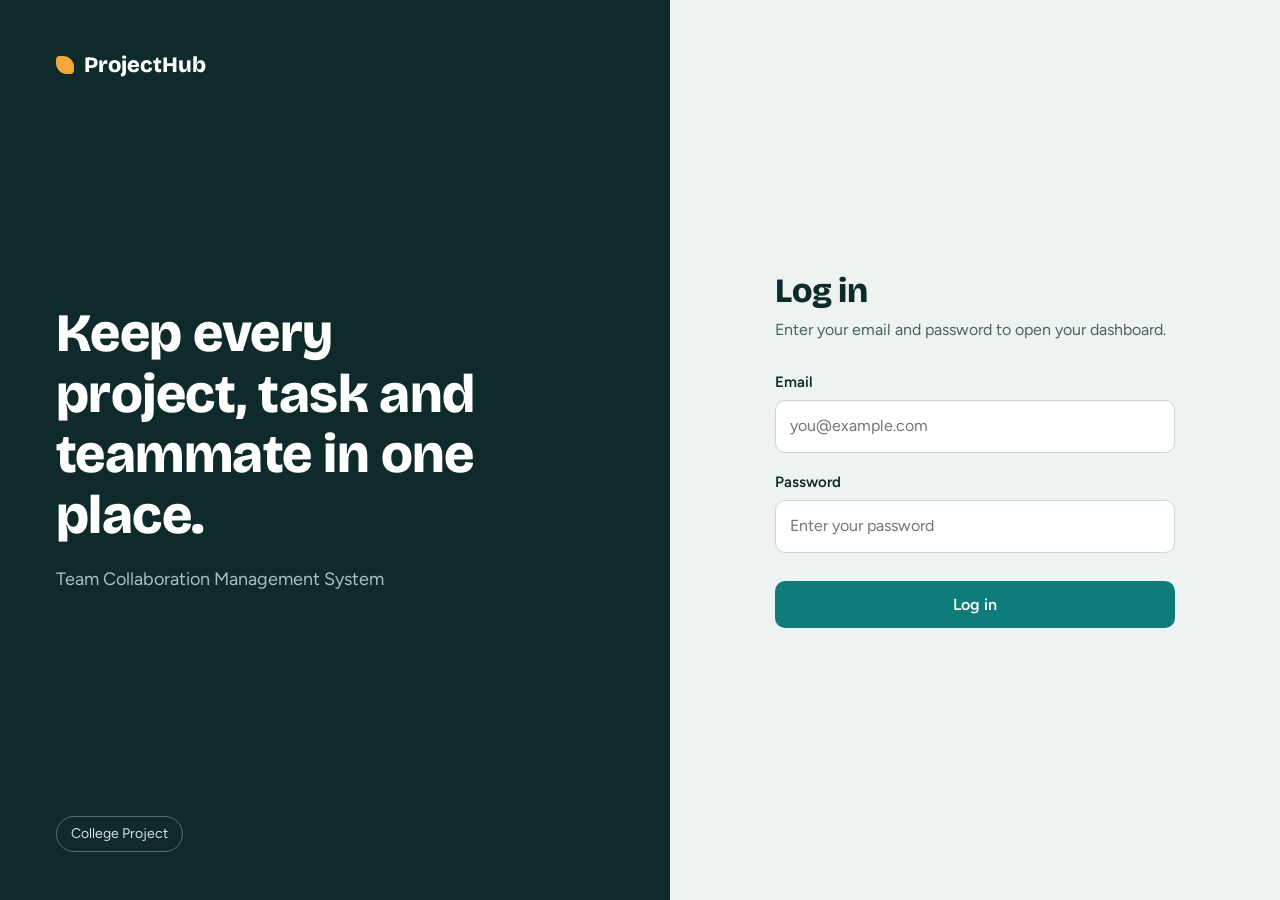
<file: index.html>
<!DOCTYPE html>
<html lang="en">
<head>
<meta charset="UTF-8">
<meta name="viewport" content="width=device-width, initial-scale=1.0">
<title>Project Management System</title>
<link rel="preconnect" href="https://fonts.googleapis.com"><link rel="preconnect" href="https://fonts.gstatic.com" crossorigin><link href="https://fonts.googleapis.com/css2?family=Bricolage+Grotesque:wght@600;700;800&family=Figtree:wght@400;500;600&display=swap" rel="stylesheet">
<link rel="stylesheet" href="index.css">
</head>
<body>
<main class="split">
  <section class="brand-side">
    <div class="brand"><span class="brand-mark"></span>ProjectHub</div>
    <div>
      <h1>Keep every project, task and teammate in one place.</h1>
      <p>Team Collaboration Management System</p>
    </div>
    <span class="tag">College Project</span>
  </section>
  <section class="form-side">
    <form class="login" action="dashboard.html">
      <h2>Log in</h2>
      <p class="hint">Enter your email and password to open your dashboard.</p>
      <label for="email">Email</label>
      <input id="email" type="email" placeholder="you@example.com" autocomplete="email" required>
      <label for="password">Password</label>
      <input id="password" type="password" placeholder="Enter your password" autocomplete="current-password" required>
      <button type="submit">Log in</button>
    </form>
  </section>
</main>
</body>
</html>
</file>
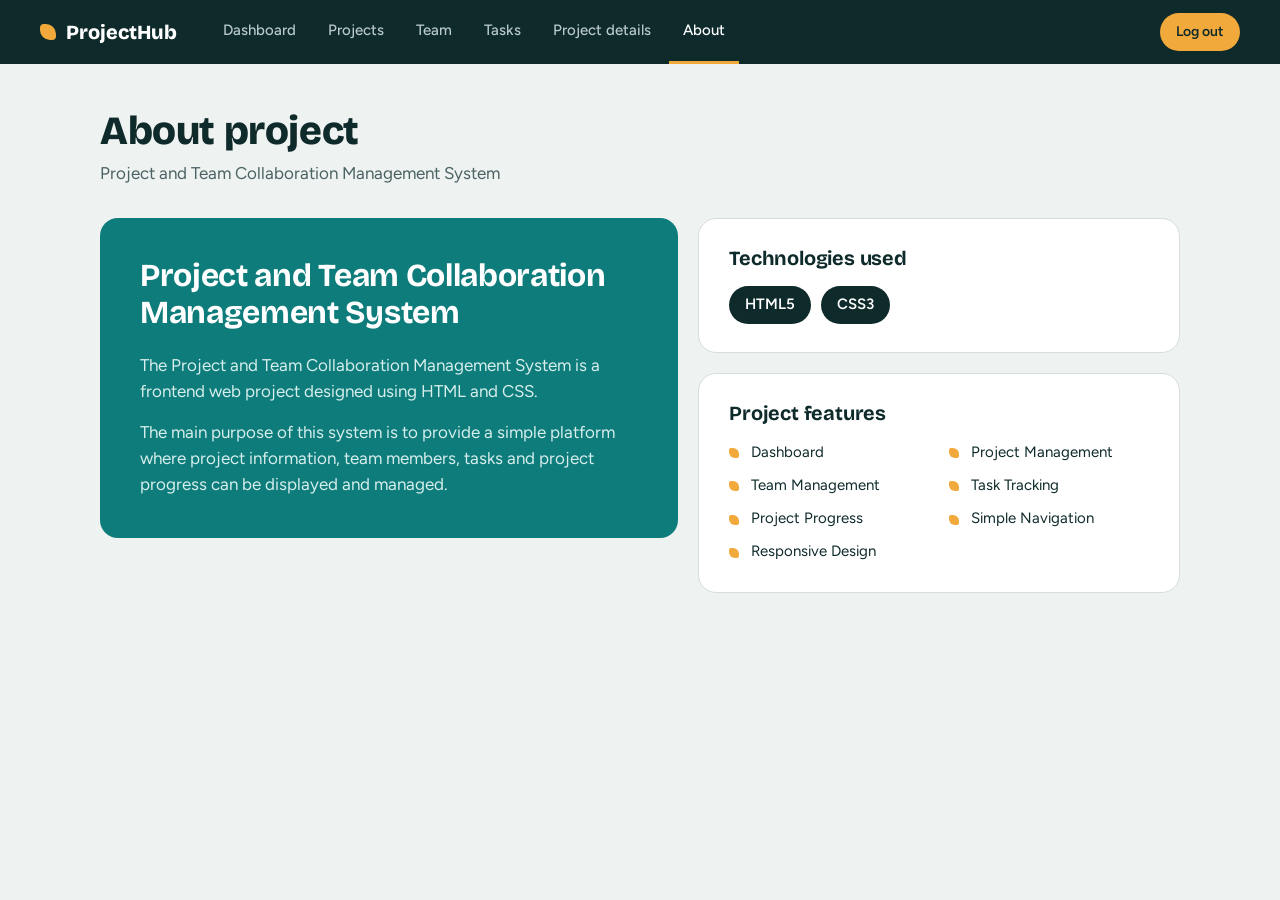
<file: about.html>
<!DOCTYPE html>
<html lang="en">
<head>
<meta charset="UTF-8">
<meta name="viewport" content="width=device-width, initial-scale=1.0">
<title>About</title>
<link rel="preconnect" href="https://fonts.googleapis.com"><link rel="preconnect" href="https://fonts.gstatic.com" crossorigin><link href="https://fonts.googleapis.com/css2?family=Bricolage+Grotesque:wght@600;700;800&family=Figtree:wght@400;500;600&display=swap" rel="stylesheet">
<link rel="stylesheet" href="about.css">
</head>
<body>
<header class="topbar">
  <a class="brand" href="dashboard.html"><span class="brand-mark"></span>ProjectHub</a>
  <nav class="nav" aria-label="Main"><a href="dashboard.html">Dashboard</a><a href="projects.html">Projects</a><a href="team.html">Team</a><a href="tasks.html">Tasks</a><a href="project-details.html">Project details</a><a href="about.html" class="active" aria-current="page">About</a></nav>
  <a class="logout" href="index.html">Log out</a>
</header>
<main class="page">
  <div class="page-head">
    <div><h1>About project</h1><p>Project and Team Collaboration Management System</p></div>
  </div>
<section class="about">
  <div class="intro">
    <h2>Project and Team Collaboration Management System</h2>
    <p>The Project and Team Collaboration Management System is a frontend web project designed using HTML and CSS.</p>
    <p>The main purpose of this system is to provide a simple platform where project information, team members, tasks and project progress can be displayed and managed.</p>
  </div>
  <div class="side">
    <div class="box"><h3>Technologies used</h3><ul class="chips"><li>HTML5</li><li>CSS3</li></ul></div>
    <div class="box"><h3>Project features</h3><ul class="features"><li>Dashboard</li><li>Project Management</li><li>Team Management</li><li>Task Tracking</li><li>Project Progress</li><li>Simple Navigation</li><li>Responsive Design</li></ul></div>
  </div>
</section>
</main>
</body>
</html>
</file>
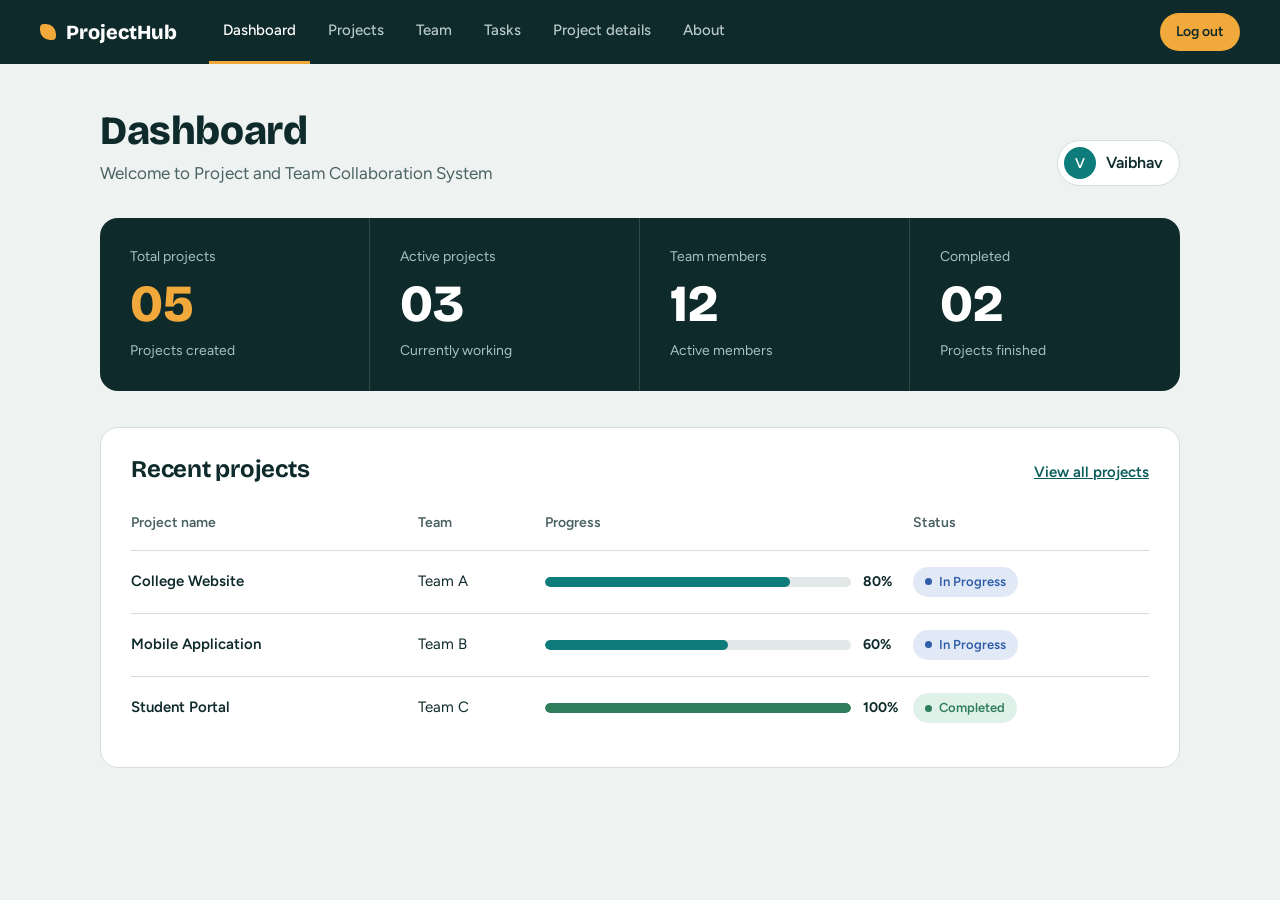
<file: dashboard.html>
<!DOCTYPE html>
<html lang="en">
<head>
<meta charset="UTF-8">
<meta name="viewport" content="width=device-width, initial-scale=1.0">
<title>Dashboard</title>
<link rel="preconnect" href="https://fonts.googleapis.com"><link rel="preconnect" href="https://fonts.gstatic.com" crossorigin><link href="https://fonts.googleapis.com/css2?family=Bricolage+Grotesque:wght@600;700;800&family=Figtree:wght@400;500;600&display=swap" rel="stylesheet">
<link rel="stylesheet" href="dashboard.css">
</head>
<body>
<header class="topbar">
  <a class="brand" href="dashboard.html"><span class="brand-mark"></span>ProjectHub</a>
  <nav class="nav" aria-label="Main"><a href="dashboard.html" class="active" aria-current="page">Dashboard</a><a href="projects.html">Projects</a><a href="team.html">Team</a><a href="tasks.html">Tasks</a><a href="project-details.html">Project details</a><a href="about.html">About</a></nav>
  <a class="logout" href="index.html">Log out</a>
</header>
<main class="page">
  <div class="page-head">
    <div><h1>Dashboard</h1><p>Welcome to Project and Team Collaboration System</p></div><div class="who"><span>V</span>Vaibhav</div>
  </div>
<section class="stats" aria-label="Summary">
  <div class="stat"><span class="stat-label">Total projects</span><strong>05</strong><span class="stat-note">Projects created</span></div>
  <div class="stat"><span class="stat-label">Active projects</span><strong>03</strong><span class="stat-note">Currently working</span></div>
  <div class="stat"><span class="stat-label">Team members</span><strong>12</strong><span class="stat-note">Active members</span></div>
  <div class="stat"><span class="stat-label">Completed</span><strong>02</strong><span class="stat-note">Projects finished</span></div>
</section>
<section class="recent">
  <div class="recent-head"><h2>Recent projects</h2><a href="projects.html">View all projects</a></div>
  <div class="table-wrap"><table>
    <tr><th>Project name</th><th>Team</th><th>Progress</th><th>Status</th></tr>
    <tr><td>College Website</td><td>Team A</td><td><div class="pct"><div class="bar"><div class="bar-fill" style="width:80%"></div></div><b>80%</b></div></td><td><span class="status progress">In Progress</span></td></tr>
    <tr><td>Mobile Application</td><td>Team B</td><td><div class="pct"><div class="bar"><div class="bar-fill" style="width:60%"></div></div><b>60%</b></div></td><td><span class="status progress">In Progress</span></td></tr>
    <tr><td>Student Portal</td><td>Team C</td><td><div class="pct"><div class="bar"><div class="bar-fill done" style="width:100%"></div></div><b>100%</b></div></td><td><span class="status completed">Completed</span></td></tr>
  </table></div>
</section>
</main>
</body>
</html>
</file>
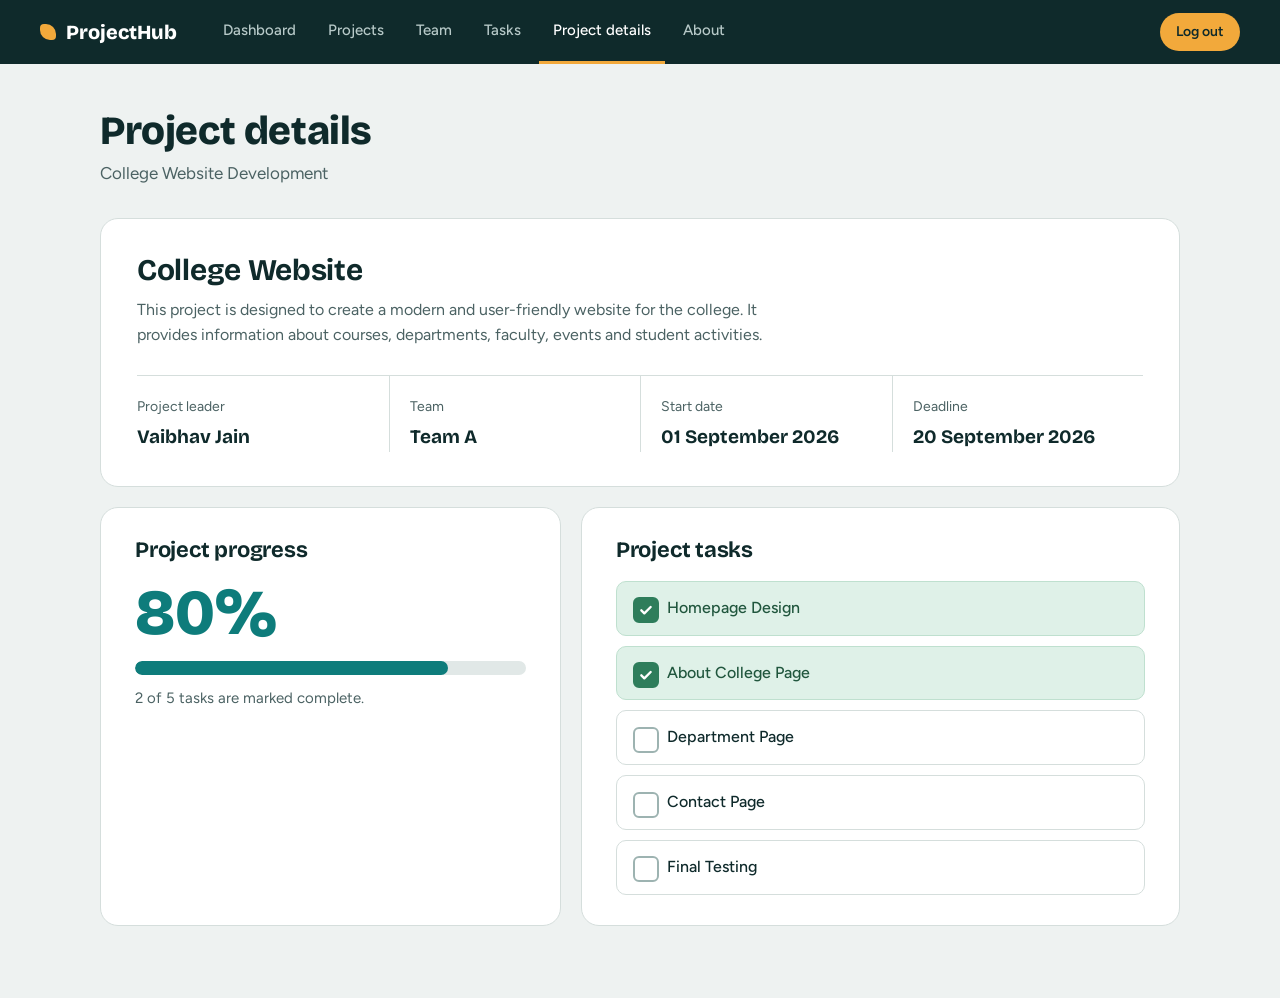
<file: project-details.html>
<!DOCTYPE html>
<html lang="en">
<head>
<meta charset="UTF-8">
<meta name="viewport" content="width=device-width, initial-scale=1.0">
<title>Project Details</title>
<link rel="preconnect" href="https://fonts.googleapis.com"><link rel="preconnect" href="https://fonts.gstatic.com" crossorigin><link href="https://fonts.googleapis.com/css2?family=Bricolage+Grotesque:wght@600;700;800&family=Figtree:wght@400;500;600&display=swap" rel="stylesheet">
<link rel="stylesheet" href="project-details.css">
</head>
<body>
<header class="topbar">
  <a class="brand" href="dashboard.html"><span class="brand-mark"></span>ProjectHub</a>
  <nav class="nav" aria-label="Main"><a href="dashboard.html">Dashboard</a><a href="projects.html">Projects</a><a href="team.html">Team</a><a href="tasks.html">Tasks</a><a href="project-details.html" class="active" aria-current="page">Project details</a><a href="about.html">About</a></nav>
  <a class="logout" href="index.html">Log out</a>
</header>
<main class="page">
  <div class="page-head">
    <div><h1>Project details</h1><p>College Website Development</p></div>
  </div>
<section class="overview">
  <h2>College Website</h2>
  <p>This project is designed to create a modern and user-friendly website for the college. It provides information about courses, departments, faculty, events and student activities.</p>
  <dl class="facts">
    <div><dt>Project leader</dt><dd>Vaibhav Jain</dd></div>
    <div><dt>Team</dt><dd>Team A</dd></div>
    <div><dt>Start date</dt><dd>01 September 2026</dd></div>
    <div><dt>Deadline</dt><dd>20 September 2026</dd></div>
  </dl>
</section>
<section class="lower">
  <div class="box">
    <h3>Project progress</h3>
    <div class="big">80%</div>
    <div class="bar"><div class="bar-fill" style="width:80%"></div></div>
    <p class="note">2 of 5 tasks are marked complete.</p>
  </div>
  <div class="box">
    <h3>Project tasks</h3>
    <ul class="checks">
      <li class="done">Homepage Design</li>
      <li class="done">About College Page</li>
      <li>Department Page</li>
      <li>Contact Page</li>
      <li>Final Testing</li>
    </ul>
  </div>
</section>
</main>
</body>
</html>
</file>
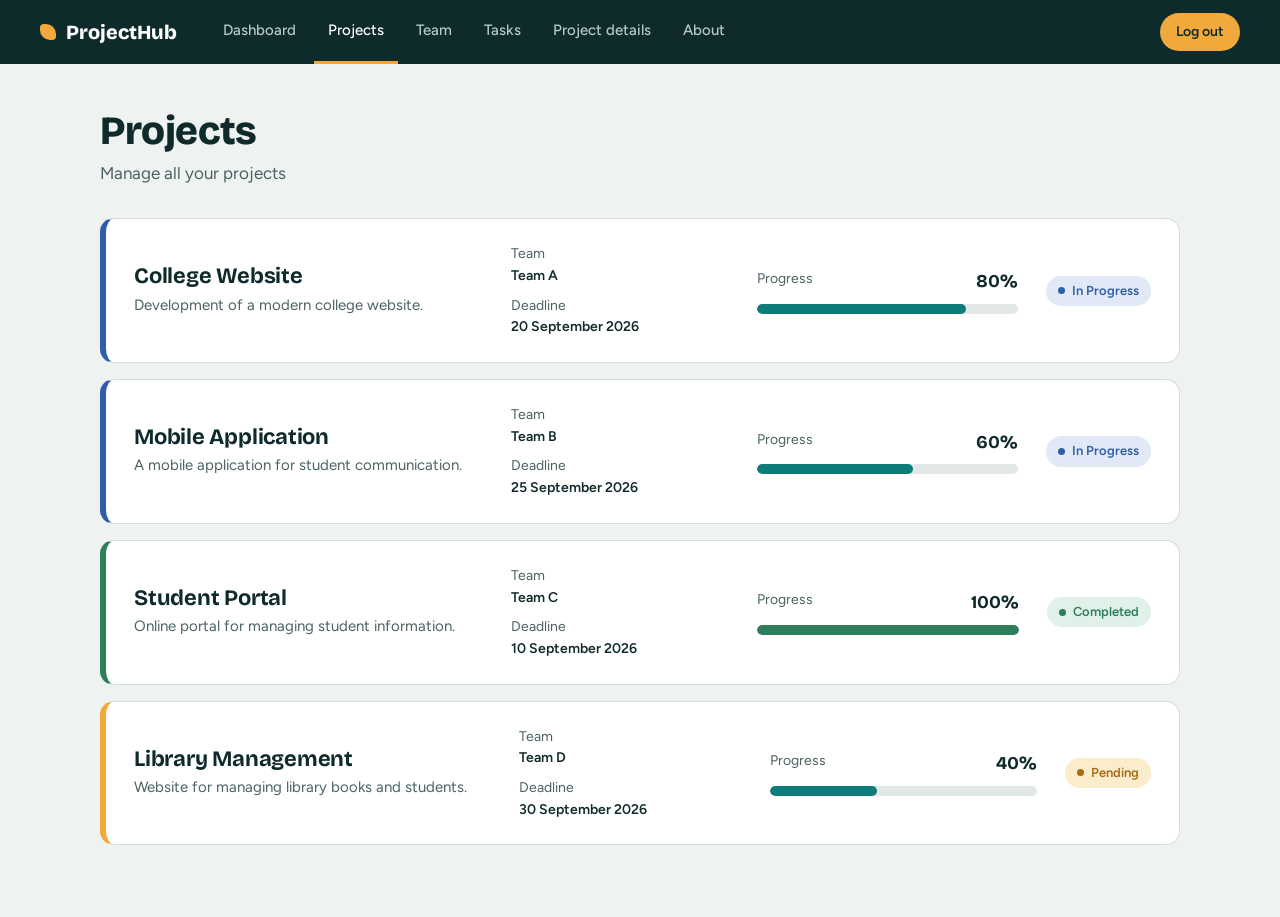
<file: projects.html>
<!DOCTYPE html>
<html lang="en">
<head>
<meta charset="UTF-8">
<meta name="viewport" content="width=device-width, initial-scale=1.0">
<title>Projects</title>
<link rel="preconnect" href="https://fonts.googleapis.com"><link rel="preconnect" href="https://fonts.gstatic.com" crossorigin><link href="https://fonts.googleapis.com/css2?family=Bricolage+Grotesque:wght@600;700;800&family=Figtree:wght@400;500;600&display=swap" rel="stylesheet">
<link rel="stylesheet" href="projects.css">
</head>
<body>
<header class="topbar">
  <a class="brand" href="dashboard.html"><span class="brand-mark"></span>ProjectHub</a>
  <nav class="nav" aria-label="Main"><a href="dashboard.html">Dashboard</a><a href="projects.html" class="active" aria-current="page">Projects</a><a href="team.html">Team</a><a href="tasks.html">Tasks</a><a href="project-details.html">Project details</a><a href="about.html">About</a></nav>
  <a class="logout" href="index.html">Log out</a>
</header>
<main class="page">
  <div class="page-head">
    <div><h1>Projects</h1><p>Manage all your projects</p></div>
  </div>
<section class="list">
  <article class="project">
    <div><h2>College Website</h2><p class="project-desc">Development of a modern college website.</p></div>
    <dl class="meta"><div><dt>Team</dt><dd>Team A</dd></div><div><dt>Deadline</dt><dd>20 September 2026</dd></div></dl>
    <div><div class="meter-label"><span>Progress</span><b>80%</b></div><div class="bar"><div class="bar-fill" style="width:80%"></div></div></div>
    <span class="status progress">In Progress</span>
  </article>
  <article class="project">
    <div><h2>Mobile Application</h2><p class="project-desc">A mobile application for student communication.</p></div>
    <dl class="meta"><div><dt>Team</dt><dd>Team B</dd></div><div><dt>Deadline</dt><dd>25 September 2026</dd></div></dl>
    <div><div class="meter-label"><span>Progress</span><b>60%</b></div><div class="bar"><div class="bar-fill" style="width:60%"></div></div></div>
    <span class="status progress">In Progress</span>
  </article>
  <article class="project is-done">
    <div><h2>Student Portal</h2><p class="project-desc">Online portal for managing student information.</p></div>
    <dl class="meta"><div><dt>Team</dt><dd>Team C</dd></div><div><dt>Deadline</dt><dd>10 September 2026</dd></div></dl>
    <div><div class="meter-label"><span>Progress</span><b>100%</b></div><div class="bar"><div class="bar-fill done" style="width:100%"></div></div></div>
    <span class="status completed">Completed</span>
  </article>
  <article class="project is-pending">
    <div><h2>Library Management</h2><p class="project-desc">Website for managing library books and students.</p></div>
    <dl class="meta"><div><dt>Team</dt><dd>Team D</dd></div><div><dt>Deadline</dt><dd>30 September 2026</dd></div></dl>
    <div><div class="meter-label"><span>Progress</span><b>40%</b></div><div class="bar"><div class="bar-fill" style="width:40%"></div></div></div>
    <span class="status pending">Pending</span>
  </article>
</section>
</main>
</body>
</html>
</file>
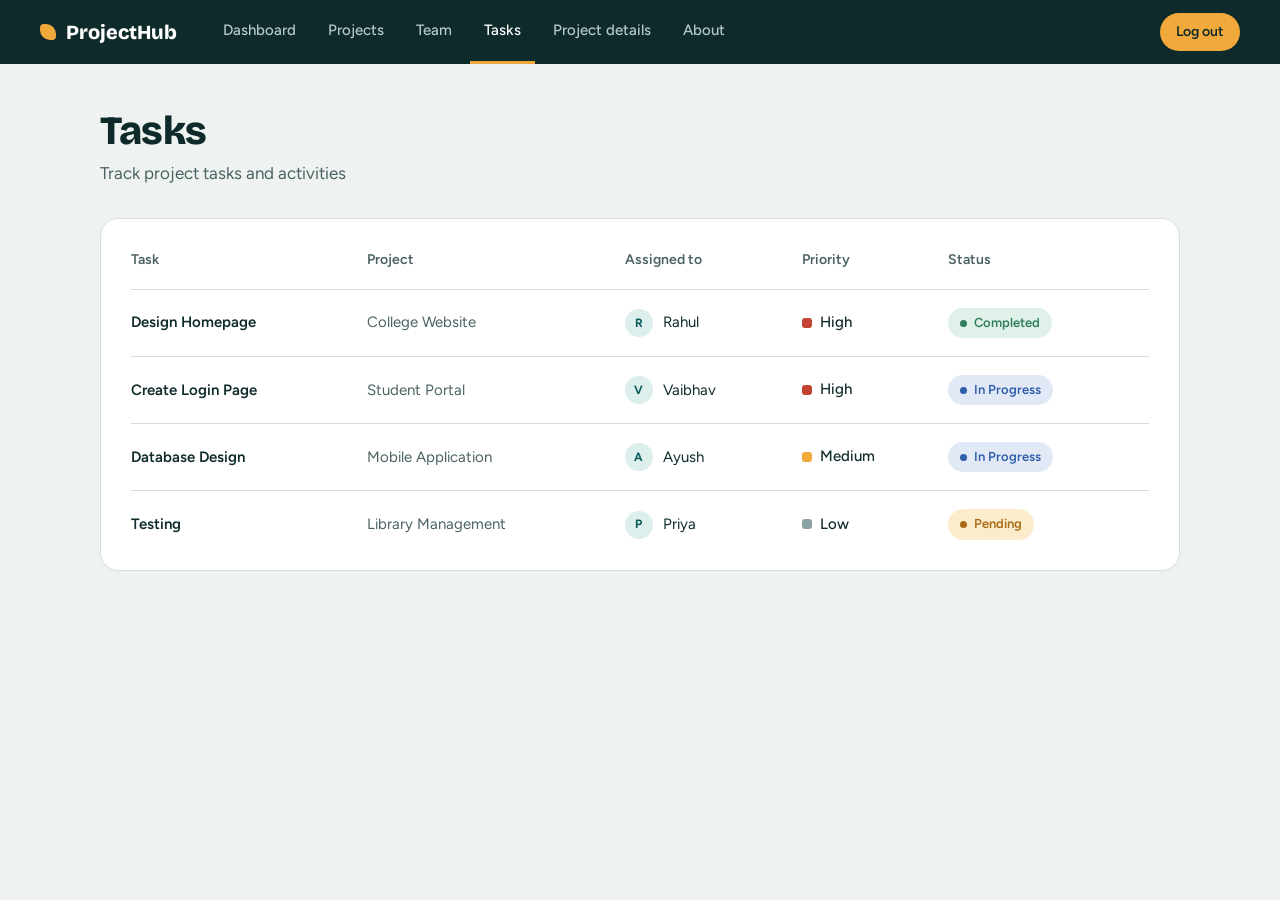
<file: tasks.html>
<!DOCTYPE html>
<html lang="en">
<head>
<meta charset="UTF-8">
<meta name="viewport" content="width=device-width, initial-scale=1.0">
<title>Tasks</title>
<link rel="preconnect" href="https://fonts.googleapis.com"><link rel="preconnect" href="https://fonts.gstatic.com" crossorigin><link href="https://fonts.googleapis.com/css2?family=Bricolage+Grotesque:wght@600;700;800&family=Figtree:wght@400;500;600&display=swap" rel="stylesheet">
<link rel="stylesheet" href="tasks.css">
</head>
<body>
<header class="topbar">
  <a class="brand" href="dashboard.html"><span class="brand-mark"></span>ProjectHub</a>
  <nav class="nav" aria-label="Main"><a href="dashboard.html">Dashboard</a><a href="projects.html">Projects</a><a href="team.html">Team</a><a href="tasks.html" class="active" aria-current="page">Tasks</a><a href="project-details.html">Project details</a><a href="about.html">About</a></nav>
  <a class="logout" href="index.html">Log out</a>
</header>
<main class="page">
  <div class="page-head">
    <div><h1>Tasks</h1><p>Track project tasks and activities</p></div>
  </div>
<section class="panel"><div class="table-wrap"><table>
<tr><th>Task</th><th>Project</th><th>Assigned to</th><th>Priority</th><th>Status</th></tr>
<tr><td class="task-name">Design Homepage</td><td class="project-name">College Website</td><td><span class="who"><i>R</i>Rahul</span></td><td><span class="prio high">High</span></td><td><span class="status completed">Completed</span></td></tr>
<tr><td class="task-name">Create Login Page</td><td class="project-name">Student Portal</td><td><span class="who"><i>V</i>Vaibhav</span></td><td><span class="prio high">High</span></td><td><span class="status progress">In Progress</span></td></tr>
<tr><td class="task-name">Database Design</td><td class="project-name">Mobile Application</td><td><span class="who"><i>A</i>Ayush</span></td><td><span class="prio medium">Medium</span></td><td><span class="status progress">In Progress</span></td></tr>
<tr><td class="task-name">Testing</td><td class="project-name">Library Management</td><td><span class="who"><i>P</i>Priya</span></td><td><span class="prio low">Low</span></td><td><span class="status pending">Pending</span></td></tr>
</table></div></section>
</main>
</body>
</html>
</file>
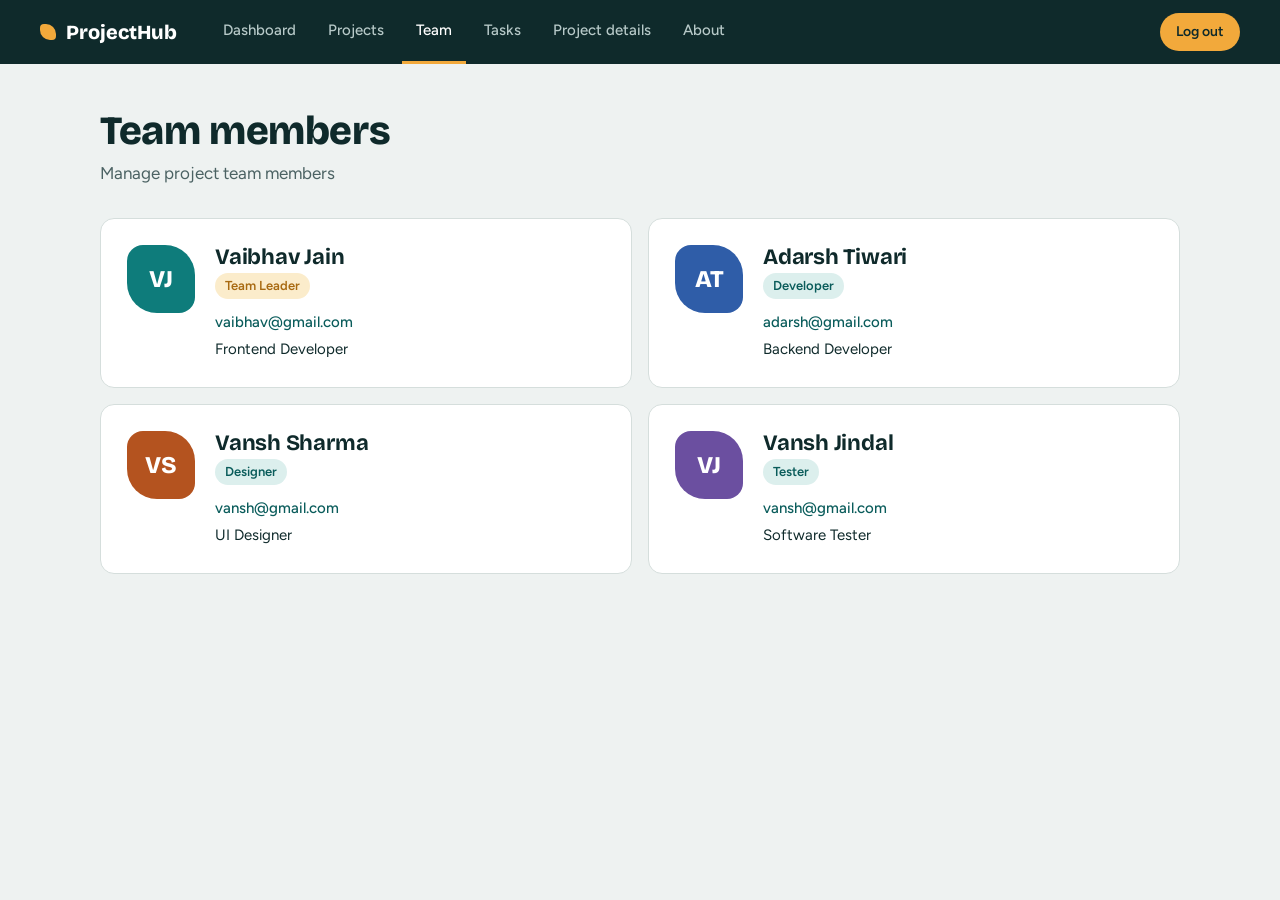
<file: team.html>
<!DOCTYPE html>
<html lang="en">
<head>
<meta charset="UTF-8">
<meta name="viewport" content="width=device-width, initial-scale=1.0">
<title>Team</title>
<link rel="preconnect" href="https://fonts.googleapis.com"><link rel="preconnect" href="https://fonts.gstatic.com" crossorigin><link href="https://fonts.googleapis.com/css2?family=Bricolage+Grotesque:wght@600;700;800&family=Figtree:wght@400;500;600&display=swap" rel="stylesheet">
<link rel="stylesheet" href="team.css">
</head>
<body>
<header class="topbar">
  <a class="brand" href="dashboard.html"><span class="brand-mark"></span>ProjectHub</a>
  <nav class="nav" aria-label="Main"><a href="dashboard.html">Dashboard</a><a href="projects.html">Projects</a><a href="team.html" class="active" aria-current="page">Team</a><a href="tasks.html">Tasks</a><a href="project-details.html">Project details</a><a href="about.html">About</a></nav>
  <a class="logout" href="index.html">Log out</a>
</header>
<main class="page">
  <div class="page-head">
    <div><h1>Team members</h1><p>Manage project team members</p></div>
  </div>
<section class="roster">
  <article class="member lead"><div class="avatar a1" aria-hidden="true">VJ</div><div><h2>Vaibhav Jain</h2><span class="role">Team Leader</span>
    <div class="details"><a href="mailto:vaibhav@gmail.com">vaibhav@gmail.com</a><span>Frontend Developer</span></div></div></article>
  <article class="member"><div class="avatar a2" aria-hidden="true">AT</div><div><h2>Adarsh Tiwari</h2><span class="role">Developer</span>
    <div class="details"><a href="mailto:adarsh@gmail.com">adarsh@gmail.com</a><span>Backend Developer</span></div></div></article>
  <article class="member"><div class="avatar a3" aria-hidden="true">VS</div><div><h2>Vansh Sharma</h2><span class="role">Designer</span>
    <div class="details"><a href="mailto:vansh@gmail.com">vansh@gmail.com</a><span>UI Designer</span></div></div></article>
  <article class="member"><div class="avatar a4" aria-hidden="true">VJ</div><div><h2>Vansh Jindal</h2><span class="role">Tester</span>
    <div class="details"><a href="mailto:vansh@gmail.com">vansh@gmail.com</a><span>Software Tester</span></div></div></article>
</section>
</main>
</body>
</html>
</file>
<file: index.css>
/* ---------- Tokens ---------- */
:root{
  --bg:#eef2f1;--surface:#fff;--ink:#0f2a2b;--ink-soft:#4b6263;--line:#c9d6d4;
  --teal:#0e7c7b;--teal-dark:#0a5c5b;--saffron:#f2a93b;
  --font-head:"Bricolage Grotesque","Segoe UI",Arial,sans-serif;
  --font-body:"Figtree","Segoe UI",Arial,sans-serif;
}
*{margin:0;padding:0;box-sizing:border-box}
body{background:var(--bg);color:var(--ink);font-family:var(--font-body);font-size:16px;line-height:1.55}
h1,h2{font-family:var(--font-head);line-height:1.12;letter-spacing:-.01em}
:focus-visible{outline:3px solid var(--saffron);outline-offset:2px;border-radius:4px}


.split{display:grid;grid-template-columns:1.1fr 1fr;min-height:100vh}

.brand-side{display:flex;flex-direction:column;justify-content:space-between;gap:48px;padding:48px 56px;background:var(--ink);color:#fff}
.brand{display:flex;align-items:center;gap:10px;font-family:var(--font-head);font-weight:800;font-size:22px}
.brand-mark{width:18px;height:18px;background:var(--saffron);border-radius:4px 11px 4px 11px}
.brand-side h1{font-size:54px;font-weight:800;max-width:14ch;margin-bottom:20px}
.brand-side p{color:#a9c1c0;font-size:18px}
.tag{align-self:flex-start;padding:6px 14px;border:1px solid rgba(255,255,255,.3);border-radius:999px;font-size:14px;color:#d3e2e1}

.form-side{display:flex;align-items:center;justify-content:center;padding:40px}
.login{width:100%;max-width:400px}
.login h2{font-size:34px;font-weight:800;margin-bottom:8px}
.hint{color:var(--ink-soft);margin-bottom:28px}
.login label{display:block;margin:18px 0 6px;font-weight:600;font-size:15px}
.login input{width:100%;padding:13px 14px;border:1.5px solid var(--line);border-radius:10px;background:var(--surface);font:inherit;color:var(--ink)}
.login input:focus{outline:none;border-color:var(--teal);box-shadow:0 0 0 4px rgba(14,124,123,.15)}
.login button{width:100%;margin-top:28px;padding:14px;border:0;border-radius:10px;background:var(--teal);color:#fff;font:600 16px var(--font-body);cursor:pointer;transition:background .15s}
.login button:hover{background:var(--teal-dark)}

@media(max-width:900px){
  .split{grid-template-columns:1fr}
  .brand-side{padding:32px 24px;gap:28px}
  .brand-side h1{font-size:36px}
  .form-side{padding:36px 24px 56px}
}
</file>
<file: about.css>
/* ---------- Tokens ---------- */
:root{
  --bg:#eef2f1;
  --surface:#ffffff;
  --ink:#0f2a2b;
  --ink-soft:#4b6263;
  --line:#d5dedc;
  --teal:#0e7c7b;
  --teal-dark:#0a5c5b;
  --teal-tint:#dcefed;
  --saffron:#f2a93b;
  --green:#2e7d5b;
  --green-tint:#dff1e8;
  --blue:#2f5da8;
  --blue-tint:#e1e9f7;
  --amber:#a86a12;
  --amber-tint:#fbeccb;
  --font-head:"Bricolage Grotesque","Segoe UI",Arial,sans-serif;
  --font-body:"Figtree","Segoe UI",Arial,sans-serif;
}
*{margin:0;padding:0;box-sizing:border-box}
body{background:var(--bg);color:var(--ink);font-family:var(--font-body);font-size:16px;line-height:1.55}
h1,h2,h3{font-family:var(--font-head);line-height:1.15;letter-spacing:-.01em}
a{color:inherit}
:focus-visible{outline:3px solid var(--saffron);outline-offset:2px;border-radius:4px}

/* ---------- Top bar ---------- */
.topbar{position:sticky;top:0;z-index:10;display:flex;align-items:center;gap:32px;padding:0 40px;height:64px;background:var(--ink);color:#fff}
.brand{display:flex;align-items:center;gap:10px;font-family:var(--font-head);font-weight:800;font-size:20px;text-decoration:none;white-space:nowrap}
.brand-mark{width:16px;height:16px;background:var(--saffron);border-radius:4px 10px 4px 10px}
.nav{display:flex;gap:4px;height:100%;flex:1;overflow-x:auto;scrollbar-width:none}
.nav::-webkit-scrollbar{display:none}
.nav a{display:flex;align-items:center;padding:0 14px;height:100%;text-decoration:none;color:#b7c9c8;font-weight:500;font-size:15px;white-space:nowrap;border-bottom:3px solid transparent;transition:color .15s}
.nav a:hover{color:#fff}
.nav a.active{color:#fff;border-bottom-color:var(--saffron)}
.logout{text-decoration:none;font-size:14px;font-weight:600;color:var(--ink);background:var(--saffron);padding:8px 16px;border-radius:999px;white-space:nowrap}
.logout:hover{background:#f7bd66}

/* ---------- Page frame ---------- */
.page{max-width:1160px;margin:0 auto;padding:44px 40px 72px}
.page-head{display:flex;justify-content:space-between;align-items:flex-end;gap:20px;margin-bottom:32px}
.page-head h1{font-size:40px;font-weight:800;margin-bottom:6px}
.page-head p{color:var(--ink-soft);font-size:17px}

/* ---------- Status pills ---------- */
.status{display:inline-flex;align-items:center;gap:7px;padding:5px 12px;border-radius:999px;font-size:13px;font-weight:600;white-space:nowrap}
.status::before{content:"";width:7px;height:7px;border-radius:50%;background:currentColor}
.completed{background:var(--green-tint);color:var(--green)}
.progress{background:var(--blue-tint);color:var(--blue)}
.pending{background:var(--amber-tint);color:var(--amber)}

/* ---------- Progress bar ---------- */
.bar{height:10px;background:#e1e8e7;border-radius:999px;overflow:hidden}
.bar-fill{height:100%;background:var(--teal);border-radius:999px}
.bar-fill.done{background:var(--green)}

@media(max-width:700px){
  .topbar{padding:0 16px;gap:14px}
  .brand-mark{display:none}
  .page{padding:28px 16px 56px}
  .page-head{flex-direction:column;align-items:flex-start}
  .page-head h1{font-size:32px}
}

/* ---------- About ---------- */
.about{display:grid;grid-template-columns:1.2fr 1fr;gap:20px;align-items:start}
.intro{background:var(--teal);color:#fff;border-radius:18px;padding:40px}
.intro h2{font-size:32px;margin-bottom:20px}
.intro p{color:#d6eeec;font-size:17px;max-width:60ch}
.intro p + p{margin-top:14px}
.side{display:grid;gap:20px}
.box{background:var(--surface);border:1px solid var(--line);border-radius:18px;padding:28px 30px}
.box h3{font-size:20px;margin-bottom:16px}
.chips{list-style:none;display:flex;flex-wrap:wrap;gap:10px}
.chips li{padding:7px 16px;border-radius:999px;background:var(--ink);color:#fff;font-weight:600;font-size:15px}
.features{list-style:none;display:grid;grid-template-columns:1fr 1fr;gap:10px 20px}
.features li{position:relative;padding-left:22px;font-size:15px}
.features li::before{content:"";position:absolute;left:0;top:.5em;width:10px;height:10px;background:var(--saffron);border-radius:2px 6px 2px 6px}

@media(max-width:900px){.about{grid-template-columns:1fr}}
@media(max-width:700px){.intro{padding:28px 22px}.features{grid-template-columns:1fr}}
</file>
<file: dashboard.css>
/* ---------- Tokens ---------- */
:root{
  --bg:#eef2f1;
  --surface:#ffffff;
  --ink:#0f2a2b;
  --ink-soft:#4b6263;
  --line:#d5dedc;
  --teal:#0e7c7b;
  --teal-dark:#0a5c5b;
  --teal-tint:#dcefed;
  --saffron:#f2a93b;
  --green:#2e7d5b;
  --green-tint:#dff1e8;
  --blue:#2f5da8;
  --blue-tint:#e1e9f7;
  --amber:#a86a12;
  --amber-tint:#fbeccb;
  --font-head:"Bricolage Grotesque","Segoe UI",Arial,sans-serif;
  --font-body:"Figtree","Segoe UI",Arial,sans-serif;
}
*{margin:0;padding:0;box-sizing:border-box}
body{background:var(--bg);color:var(--ink);font-family:var(--font-body);font-size:16px;line-height:1.55}
h1,h2,h3{font-family:var(--font-head);line-height:1.15;letter-spacing:-.01em}
a{color:inherit}
:focus-visible{outline:3px solid var(--saffron);outline-offset:2px;border-radius:4px}

/* ---------- Top bar ---------- */
.topbar{position:sticky;top:0;z-index:10;display:flex;align-items:center;gap:32px;padding:0 40px;height:64px;background:var(--ink);color:#fff}
.brand{display:flex;align-items:center;gap:10px;font-family:var(--font-head);font-weight:800;font-size:20px;text-decoration:none;white-space:nowrap}
.brand-mark{width:16px;height:16px;background:var(--saffron);border-radius:4px 10px 4px 10px}
.nav{display:flex;gap:4px;height:100%;flex:1;overflow-x:auto;scrollbar-width:none}
.nav::-webkit-scrollbar{display:none}
.nav a{display:flex;align-items:center;padding:0 14px;height:100%;text-decoration:none;color:#b7c9c8;font-weight:500;font-size:15px;white-space:nowrap;border-bottom:3px solid transparent;transition:color .15s}
.nav a:hover{color:#fff}
.nav a.active{color:#fff;border-bottom-color:var(--saffron)}
.logout{text-decoration:none;font-size:14px;font-weight:600;color:var(--ink);background:var(--saffron);padding:8px 16px;border-radius:999px;white-space:nowrap}
.logout:hover{background:#f7bd66}

/* ---------- Page frame ---------- */
.page{max-width:1160px;margin:0 auto;padding:44px 40px 72px}
.page-head{display:flex;justify-content:space-between;align-items:flex-end;gap:20px;margin-bottom:32px}
.page-head h1{font-size:40px;font-weight:800;margin-bottom:6px}
.page-head p{color:var(--ink-soft);font-size:17px}

/* ---------- Status pills ---------- */
.status{display:inline-flex;align-items:center;gap:7px;padding:5px 12px;border-radius:999px;font-size:13px;font-weight:600;white-space:nowrap}
.status::before{content:"";width:7px;height:7px;border-radius:50%;background:currentColor}
.completed{background:var(--green-tint);color:var(--green)}
.progress{background:var(--blue-tint);color:var(--blue)}
.pending{background:var(--amber-tint);color:var(--amber)}

/* ---------- Progress bar ---------- */
.bar{height:10px;background:#e1e8e7;border-radius:999px;overflow:hidden}
.bar-fill{height:100%;background:var(--teal);border-radius:999px}
.bar-fill.done{background:var(--green)}

@media(max-width:700px){
  .topbar{padding:0 16px;gap:14px}
  .brand-mark{display:none}
  .page{padding:28px 16px 56px}
  .page-head{flex-direction:column;align-items:flex-start}
  .page-head h1{font-size:32px}
}

/* ---------- Dashboard ---------- */
.who{display:flex;align-items:center;gap:10px;background:var(--surface);border:1px solid var(--line);padding:6px 16px 6px 6px;border-radius:999px;font-weight:600}
.who span{display:grid;place-items:center;width:32px;height:32px;border-radius:50%;background:var(--teal);color:#fff;font-size:14px}

.stats{display:grid;grid-template-columns:repeat(4,1fr);background:var(--ink);color:#fff;border-radius:18px;margin-bottom:36px;overflow:hidden}
.stat{padding:28px 30px;border-right:1px solid rgba(255,255,255,.14)}
.stat:last-child{border-right:0}
.stat-label{display:block;color:#a9c1c0;font-size:14px;margin-bottom:10px}
.stat strong{display:block;font-family:var(--font-head);font-size:52px;line-height:1;font-weight:800;margin-bottom:8px}
.stat:first-child strong{color:var(--saffron)}
.stat-note{color:#a9c1c0;font-size:14px}

.recent{background:var(--surface);border:1px solid var(--line);border-radius:18px;padding:28px 30px}
.recent-head{display:flex;justify-content:space-between;align-items:baseline;margin-bottom:12px}
.recent-head h2{font-size:24px}
.recent-head a{color:var(--teal-dark);font-weight:600;font-size:15px}
.table-wrap{overflow-x:auto}
table{width:100%;border-collapse:collapse}
th,td{padding:16px 12px 16px 0;text-align:left;border-bottom:1px solid var(--line);font-size:15px}
th{color:var(--ink-soft);font-weight:600;font-size:14px}
tr:last-child td{border-bottom:0}
td:first-child{font-weight:600}
.pct{display:flex;align-items:center;gap:12px;min-width:170px}
.pct .bar{flex:1}
.pct b{font-size:14px;min-width:38px}

@media(max-width:900px){.stats{grid-template-columns:repeat(2,1fr)}.stat:nth-child(2){border-right:0}.stat:nth-child(-n+2){border-bottom:1px solid rgba(255,255,255,.14)}}
@media(max-width:700px){.recent{padding:20px 16px}.stat{padding:20px}.stat strong{font-size:40px}}
</file>
<file: project-details.css>
/* ---------- Tokens ---------- */
:root{
  --bg:#eef2f1;
  --surface:#ffffff;
  --ink:#0f2a2b;
  --ink-soft:#4b6263;
  --line:#d5dedc;
  --teal:#0e7c7b;
  --teal-dark:#0a5c5b;
  --teal-tint:#dcefed;
  --saffron:#f2a93b;
  --green:#2e7d5b;
  --green-tint:#dff1e8;
  --blue:#2f5da8;
  --blue-tint:#e1e9f7;
  --amber:#a86a12;
  --amber-tint:#fbeccb;
  --font-head:"Bricolage Grotesque","Segoe UI",Arial,sans-serif;
  --font-body:"Figtree","Segoe UI",Arial,sans-serif;
}
*{margin:0;padding:0;box-sizing:border-box}
body{background:var(--bg);color:var(--ink);font-family:var(--font-body);font-size:16px;line-height:1.55}
h1,h2,h3{font-family:var(--font-head);line-height:1.15;letter-spacing:-.01em}
a{color:inherit}
:focus-visible{outline:3px solid var(--saffron);outline-offset:2px;border-radius:4px}

/* ---------- Top bar ---------- */
.topbar{position:sticky;top:0;z-index:10;display:flex;align-items:center;gap:32px;padding:0 40px;height:64px;background:var(--ink);color:#fff}
.brand{display:flex;align-items:center;gap:10px;font-family:var(--font-head);font-weight:800;font-size:20px;text-decoration:none;white-space:nowrap}
.brand-mark{width:16px;height:16px;background:var(--saffron);border-radius:4px 10px 4px 10px}
.nav{display:flex;gap:4px;height:100%;flex:1;overflow-x:auto;scrollbar-width:none}
.nav::-webkit-scrollbar{display:none}
.nav a{display:flex;align-items:center;padding:0 14px;height:100%;text-decoration:none;color:#b7c9c8;font-weight:500;font-size:15px;white-space:nowrap;border-bottom:3px solid transparent;transition:color .15s}
.nav a:hover{color:#fff}
.nav a.active{color:#fff;border-bottom-color:var(--saffron)}
.logout{text-decoration:none;font-size:14px;font-weight:600;color:var(--ink);background:var(--saffron);padding:8px 16px;border-radius:999px;white-space:nowrap}
.logout:hover{background:#f7bd66}

/* ---------- Page frame ---------- */
.page{max-width:1160px;margin:0 auto;padding:44px 40px 72px}
.page-head{display:flex;justify-content:space-between;align-items:flex-end;gap:20px;margin-bottom:32px}
.page-head h1{font-size:40px;font-weight:800;margin-bottom:6px}
.page-head p{color:var(--ink-soft);font-size:17px}

/* ---------- Status pills ---------- */
.status{display:inline-flex;align-items:center;gap:7px;padding:5px 12px;border-radius:999px;font-size:13px;font-weight:600;white-space:nowrap}
.status::before{content:"";width:7px;height:7px;border-radius:50%;background:currentColor}
.completed{background:var(--green-tint);color:var(--green)}
.progress{background:var(--blue-tint);color:var(--blue)}
.pending{background:var(--amber-tint);color:var(--amber)}

/* ---------- Progress bar ---------- */
.bar{height:10px;background:#e1e8e7;border-radius:999px;overflow:hidden}
.bar-fill{height:100%;background:var(--teal);border-radius:999px}
.bar-fill.done{background:var(--green)}

@media(max-width:700px){
  .topbar{padding:0 16px;gap:14px}
  .brand-mark{display:none}
  .page{padding:28px 16px 56px}
  .page-head{flex-direction:column;align-items:flex-start}
  .page-head h1{font-size:32px}
}

/* ---------- Project details ---------- */
.overview{background:var(--surface);border:1px solid var(--line);border-radius:18px;padding:34px 36px;margin-bottom:20px}
.overview h2{font-size:30px;margin-bottom:10px}
.overview > p{color:var(--ink-soft);max-width:68ch;margin-bottom:28px}
.facts{display:grid;grid-template-columns:repeat(4,1fr);border-top:1px solid var(--line)}
.facts div{padding:20px 20px 0 0}
.facts div + div{padding-left:20px;border-left:1px solid var(--line)}
.facts dt{color:var(--ink-soft);font-size:14px;margin-bottom:4px}
.facts dd{font-family:var(--font-head);font-size:19px;font-weight:700}

.lower{display:grid;grid-template-columns:1fr 1.3fr;gap:20px}
.box{background:var(--surface);border:1px solid var(--line);border-radius:18px;padding:30px 34px}
.box h3{font-size:22px;margin-bottom:18px}
.big{font-family:var(--font-head);font-size:64px;font-weight:800;line-height:1;color:var(--teal);margin-bottom:16px}
.box .bar{height:14px;margin-bottom:12px}
.note{color:var(--ink-soft);font-size:15px}

.checks{list-style:none;display:grid;gap:10px}
.checks li{position:relative;padding:14px 16px 14px 50px;border:1px solid var(--line);border-radius:10px;font-weight:500}
.checks li::before{content:"";position:absolute;left:16px;top:50%;width:22px;height:22px;margin-top:-11px;border:2px solid #9db3b1;border-radius:6px}
.checks li.done{background:var(--green-tint);border-color:#bfe0cf;color:#20563d}
.checks li.done::before{background:var(--green) url("data:image/svg+xml,%3Csvg xmlns='http://www.w3.org/2000/svg' viewBox='0 0 24 24' fill='none' stroke='white' stroke-width='3.5' stroke-linecap='round' stroke-linejoin='round'%3E%3Cpath d='M5 12.5l4.5 4.5L19 7.5'/%3E%3C/svg%3E") center/16px no-repeat;border-color:var(--green)}

@media(max-width:900px){.lower{grid-template-columns:1fr}.facts{grid-template-columns:repeat(2,1fr)}.facts div:nth-child(3){padding-left:0;border-left:0}.facts div:nth-child(n+3){border-top:1px solid var(--line);margin-top:20px;padding-top:20px}}
@media(max-width:700px){.overview,.box{padding:24px 20px}.facts{grid-template-columns:1fr}.facts div,.facts div+div{padding:14px 0;border-left:0;border-top:1px solid var(--line);margin:0}.facts div:first-child{border-top:0}}
</file>
<file: projects.css>
/* ---------- Tokens ---------- */
:root{
  --bg:#eef2f1;
  --surface:#ffffff;
  --ink:#0f2a2b;
  --ink-soft:#4b6263;
  --line:#d5dedc;
  --teal:#0e7c7b;
  --teal-dark:#0a5c5b;
  --teal-tint:#dcefed;
  --saffron:#f2a93b;
  --green:#2e7d5b;
  --green-tint:#dff1e8;
  --blue:#2f5da8;
  --blue-tint:#e1e9f7;
  --amber:#a86a12;
  --amber-tint:#fbeccb;
  --font-head:"Bricolage Grotesque","Segoe UI",Arial,sans-serif;
  --font-body:"Figtree","Segoe UI",Arial,sans-serif;
}
*{margin:0;padding:0;box-sizing:border-box}
body{background:var(--bg);color:var(--ink);font-family:var(--font-body);font-size:16px;line-height:1.55}
h1,h2,h3{font-family:var(--font-head);line-height:1.15;letter-spacing:-.01em}
a{color:inherit}
:focus-visible{outline:3px solid var(--saffron);outline-offset:2px;border-radius:4px}

/* ---------- Top bar ---------- */
.topbar{position:sticky;top:0;z-index:10;display:flex;align-items:center;gap:32px;padding:0 40px;height:64px;background:var(--ink);color:#fff}
.brand{display:flex;align-items:center;gap:10px;font-family:var(--font-head);font-weight:800;font-size:20px;text-decoration:none;white-space:nowrap}
.brand-mark{width:16px;height:16px;background:var(--saffron);border-radius:4px 10px 4px 10px}
.nav{display:flex;gap:4px;height:100%;flex:1;overflow-x:auto;scrollbar-width:none}
.nav::-webkit-scrollbar{display:none}
.nav a{display:flex;align-items:center;padding:0 14px;height:100%;text-decoration:none;color:#b7c9c8;font-weight:500;font-size:15px;white-space:nowrap;border-bottom:3px solid transparent;transition:color .15s}
.nav a:hover{color:#fff}
.nav a.active{color:#fff;border-bottom-color:var(--saffron)}
.logout{text-decoration:none;font-size:14px;font-weight:600;color:var(--ink);background:var(--saffron);padding:8px 16px;border-radius:999px;white-space:nowrap}
.logout:hover{background:#f7bd66}

/* ---------- Page frame ---------- */
.page{max-width:1160px;margin:0 auto;padding:44px 40px 72px}
.page-head{display:flex;justify-content:space-between;align-items:flex-end;gap:20px;margin-bottom:32px}
.page-head h1{font-size:40px;font-weight:800;margin-bottom:6px}
.page-head p{color:var(--ink-soft);font-size:17px}

/* ---------- Status pills ---------- */
.status{display:inline-flex;align-items:center;gap:7px;padding:5px 12px;border-radius:999px;font-size:13px;font-weight:600;white-space:nowrap}
.status::before{content:"";width:7px;height:7px;border-radius:50%;background:currentColor}
.completed{background:var(--green-tint);color:var(--green)}
.progress{background:var(--blue-tint);color:var(--blue)}
.pending{background:var(--amber-tint);color:var(--amber)}

/* ---------- Progress bar ---------- */
.bar{height:10px;background:#e1e8e7;border-radius:999px;overflow:hidden}
.bar-fill{height:100%;background:var(--teal);border-radius:999px}
.bar-fill.done{background:var(--green)}

@media(max-width:700px){
  .topbar{padding:0 16px;gap:14px}
  .brand-mark{display:none}
  .page{padding:28px 16px 56px}
  .page-head{flex-direction:column;align-items:flex-start}
  .page-head h1{font-size:32px}
}

/* ---------- Projects ---------- */
.list{display:flex;flex-direction:column;gap:16px}
.project{display:grid;grid-template-columns:minmax(0,1.6fr) minmax(0,1fr) minmax(0,1.2fr) auto;gap:28px;align-items:center;background:var(--surface);border:1px solid var(--line);border-left:6px solid var(--blue);border-radius:14px;padding:24px 28px}
.project.is-done{border-left-color:var(--green)}
.project.is-pending{border-left-color:var(--saffron)}
.project h2{font-size:22px;margin-bottom:4px}
.project-desc{color:var(--ink-soft);font-size:15px}
.meta{display:grid;gap:8px;font-size:14px}
.meta dt{color:var(--ink-soft)}
.meta dd{font-weight:600}
.meter-label{display:flex;justify-content:space-between;font-size:14px;margin-bottom:8px}
.meter-label b{font-family:var(--font-head);font-size:18px}
.meter-label span{color:var(--ink-soft)}

/* the one motion moment: bars fill in when the page opens */
@keyframes fill{from{width:0}}
.bar-fill{animation:fill .9s cubic-bezier(.2,.7,.2,1) both}
@media(prefers-reduced-motion:reduce){.bar-fill{animation:none}}

@media(max-width:1000px){.project{grid-template-columns:1fr 1fr;gap:20px}}
@media(max-width:700px){.project{grid-template-columns:1fr;padding:20px}}
</file>
<file: tasks.css>
/* ---------- Tokens ---------- */
:root{
  --bg:#eef2f1;
  --surface:#ffffff;
  --ink:#0f2a2b;
  --ink-soft:#4b6263;
  --line:#d5dedc;
  --teal:#0e7c7b;
  --teal-dark:#0a5c5b;
  --teal-tint:#dcefed;
  --saffron:#f2a93b;
  --green:#2e7d5b;
  --green-tint:#dff1e8;
  --blue:#2f5da8;
  --blue-tint:#e1e9f7;
  --amber:#a86a12;
  --amber-tint:#fbeccb;
  --font-head:"Bricolage Grotesque","Segoe UI",Arial,sans-serif;
  --font-body:"Figtree","Segoe UI",Arial,sans-serif;
}
*{margin:0;padding:0;box-sizing:border-box}
body{background:var(--bg);color:var(--ink);font-family:var(--font-body);font-size:16px;line-height:1.55}
h1,h2,h3{font-family:var(--font-head);line-height:1.15;letter-spacing:-.01em}
a{color:inherit}
:focus-visible{outline:3px solid var(--saffron);outline-offset:2px;border-radius:4px}

/* ---------- Top bar ---------- */
.topbar{position:sticky;top:0;z-index:10;display:flex;align-items:center;gap:32px;padding:0 40px;height:64px;background:var(--ink);color:#fff}
.brand{display:flex;align-items:center;gap:10px;font-family:var(--font-head);font-weight:800;font-size:20px;text-decoration:none;white-space:nowrap}
.brand-mark{width:16px;height:16px;background:var(--saffron);border-radius:4px 10px 4px 10px}
.nav{display:flex;gap:4px;height:100%;flex:1;overflow-x:auto;scrollbar-width:none}
.nav::-webkit-scrollbar{display:none}
.nav a{display:flex;align-items:center;padding:0 14px;height:100%;text-decoration:none;color:#b7c9c8;font-weight:500;font-size:15px;white-space:nowrap;border-bottom:3px solid transparent;transition:color .15s}
.nav a:hover{color:#fff}
.nav a.active{color:#fff;border-bottom-color:var(--saffron)}
.logout{text-decoration:none;font-size:14px;font-weight:600;color:var(--ink);background:var(--saffron);padding:8px 16px;border-radius:999px;white-space:nowrap}
.logout:hover{background:#f7bd66}

/* ---------- Page frame ---------- */
.page{max-width:1160px;margin:0 auto;padding:44px 40px 72px}
.page-head{display:flex;justify-content:space-between;align-items:flex-end;gap:20px;margin-bottom:32px}
.page-head h1{font-size:40px;font-weight:800;margin-bottom:6px}
.page-head p{color:var(--ink-soft);font-size:17px}

/* ---------- Status pills ---------- */
.status{display:inline-flex;align-items:center;gap:7px;padding:5px 12px;border-radius:999px;font-size:13px;font-weight:600;white-space:nowrap}
.status::before{content:"";width:7px;height:7px;border-radius:50%;background:currentColor}
.completed{background:var(--green-tint);color:var(--green)}
.progress{background:var(--blue-tint);color:var(--blue)}
.pending{background:var(--amber-tint);color:var(--amber)}

/* ---------- Progress bar ---------- */
.bar{height:10px;background:#e1e8e7;border-radius:999px;overflow:hidden}
.bar-fill{height:100%;background:var(--teal);border-radius:999px}
.bar-fill.done{background:var(--green)}

@media(max-width:700px){
  .topbar{padding:0 16px;gap:14px}
  .brand-mark{display:none}
  .page{padding:28px 16px 56px}
  .page-head{flex-direction:column;align-items:flex-start}
  .page-head h1{font-size:32px}
}

/* ---------- Tasks ---------- */
.panel{background:var(--surface);border:1px solid var(--line);border-radius:18px;padding:12px 30px}
.table-wrap{overflow-x:auto}
table{width:100%;border-collapse:collapse;min-width:640px}
th,td{padding:18px 14px 18px 0;text-align:left;border-bottom:1px solid var(--line);font-size:15px}
th{color:var(--ink-soft);font-weight:600;font-size:14px}
tr:last-child td{border-bottom:0}
.task-name{font-weight:600}
.project-name{color:var(--ink-soft)}
.who{display:inline-flex;align-items:center;gap:10px}
.who i{display:grid;place-items:center;width:28px;height:28px;border-radius:50%;background:var(--teal-tint);color:var(--teal-dark);font-style:normal;font-size:12px;font-weight:700}
.prio{display:inline-flex;align-items:center;gap:8px;font-weight:500}
.prio::before{content:"";width:10px;height:10px;border-radius:3px}
.prio.high::before{background:#c2432f}
.prio.medium::before{background:var(--saffron)}
.prio.low::before{background:#8aa3a2}

@media(max-width:700px){.panel{padding:8px 16px}}
</file>
<file: team.css>
/* ---------- Tokens ---------- */
:root{
  --bg:#eef2f1;
  --surface:#ffffff;
  --ink:#0f2a2b;
  --ink-soft:#4b6263;
  --line:#d5dedc;
  --teal:#0e7c7b;
  --teal-dark:#0a5c5b;
  --teal-tint:#dcefed;
  --saffron:#f2a93b;
  --green:#2e7d5b;
  --green-tint:#dff1e8;
  --blue:#2f5da8;
  --blue-tint:#e1e9f7;
  --amber:#a86a12;
  --amber-tint:#fbeccb;
  --font-head:"Bricolage Grotesque","Segoe UI",Arial,sans-serif;
  --font-body:"Figtree","Segoe UI",Arial,sans-serif;
}
*{margin:0;padding:0;box-sizing:border-box}
body{background:var(--bg);color:var(--ink);font-family:var(--font-body);font-size:16px;line-height:1.55}
h1,h2,h3{font-family:var(--font-head);line-height:1.15;letter-spacing:-.01em}
a{color:inherit}
:focus-visible{outline:3px solid var(--saffron);outline-offset:2px;border-radius:4px}

/* ---------- Top bar ---------- */
.topbar{position:sticky;top:0;z-index:10;display:flex;align-items:center;gap:32px;padding:0 40px;height:64px;background:var(--ink);color:#fff}
.brand{display:flex;align-items:center;gap:10px;font-family:var(--font-head);font-weight:800;font-size:20px;text-decoration:none;white-space:nowrap}
.brand-mark{width:16px;height:16px;background:var(--saffron);border-radius:4px 10px 4px 10px}
.nav{display:flex;gap:4px;height:100%;flex:1;overflow-x:auto;scrollbar-width:none}
.nav::-webkit-scrollbar{display:none}
.nav a{display:flex;align-items:center;padding:0 14px;height:100%;text-decoration:none;color:#b7c9c8;font-weight:500;font-size:15px;white-space:nowrap;border-bottom:3px solid transparent;transition:color .15s}
.nav a:hover{color:#fff}
.nav a.active{color:#fff;border-bottom-color:var(--saffron)}
.logout{text-decoration:none;font-size:14px;font-weight:600;color:var(--ink);background:var(--saffron);padding:8px 16px;border-radius:999px;white-space:nowrap}
.logout:hover{background:#f7bd66}

/* ---------- Page frame ---------- */
.page{max-width:1160px;margin:0 auto;padding:44px 40px 72px}
.page-head{display:flex;justify-content:space-between;align-items:flex-end;gap:20px;margin-bottom:32px}
.page-head h1{font-size:40px;font-weight:800;margin-bottom:6px}
.page-head p{color:var(--ink-soft);font-size:17px}

/* ---------- Status pills ---------- */
.status{display:inline-flex;align-items:center;gap:7px;padding:5px 12px;border-radius:999px;font-size:13px;font-weight:600;white-space:nowrap}
.status::before{content:"";width:7px;height:7px;border-radius:50%;background:currentColor}
.completed{background:var(--green-tint);color:var(--green)}
.progress{background:var(--blue-tint);color:var(--blue)}
.pending{background:var(--amber-tint);color:var(--amber)}

/* ---------- Progress bar ---------- */
.bar{height:10px;background:#e1e8e7;border-radius:999px;overflow:hidden}
.bar-fill{height:100%;background:var(--teal);border-radius:999px}
.bar-fill.done{background:var(--green)}

@media(max-width:700px){
  .topbar{padding:0 16px;gap:14px}
  .brand-mark{display:none}
  .page{padding:28px 16px 56px}
  .page-head{flex-direction:column;align-items:flex-start}
  .page-head h1{font-size:32px}
}

/* ---------- Team ---------- */
.roster{display:grid;grid-template-columns:repeat(2,1fr);gap:16px}
.member{display:flex;gap:20px;align-items:flex-start;background:var(--surface);border:1px solid var(--line);border-radius:14px;padding:26px}
.avatar{flex:none;display:grid;place-items:center;width:68px;height:68px;border-radius:16px 30px 16px 30px;color:#fff;font-family:var(--font-head);font-size:24px;font-weight:800}
.a1{background:var(--teal)}
.a2{background:var(--blue)}
.a3{background:#b4531f}
.a4{background:#6b4fa0}
.member h2{font-size:22px;margin-bottom:2px}
.role{display:inline-block;margin-bottom:12px;padding:3px 10px;border-radius:999px;background:var(--teal-tint);color:var(--teal-dark);font-size:13px;font-weight:600}
.member.lead .role{background:var(--amber-tint);color:var(--amber)}
.details{display:grid;gap:4px;font-size:15px;color:var(--ink-soft)}
.details a{color:var(--teal-dark);text-decoration:none;font-weight:500;word-break:break-all}
.details a:hover{text-decoration:underline}
.details span{color:var(--ink)}

@media(max-width:800px){.roster{grid-template-columns:1fr}}
@media(max-width:420px){.member{flex-direction:column}}
</file>
